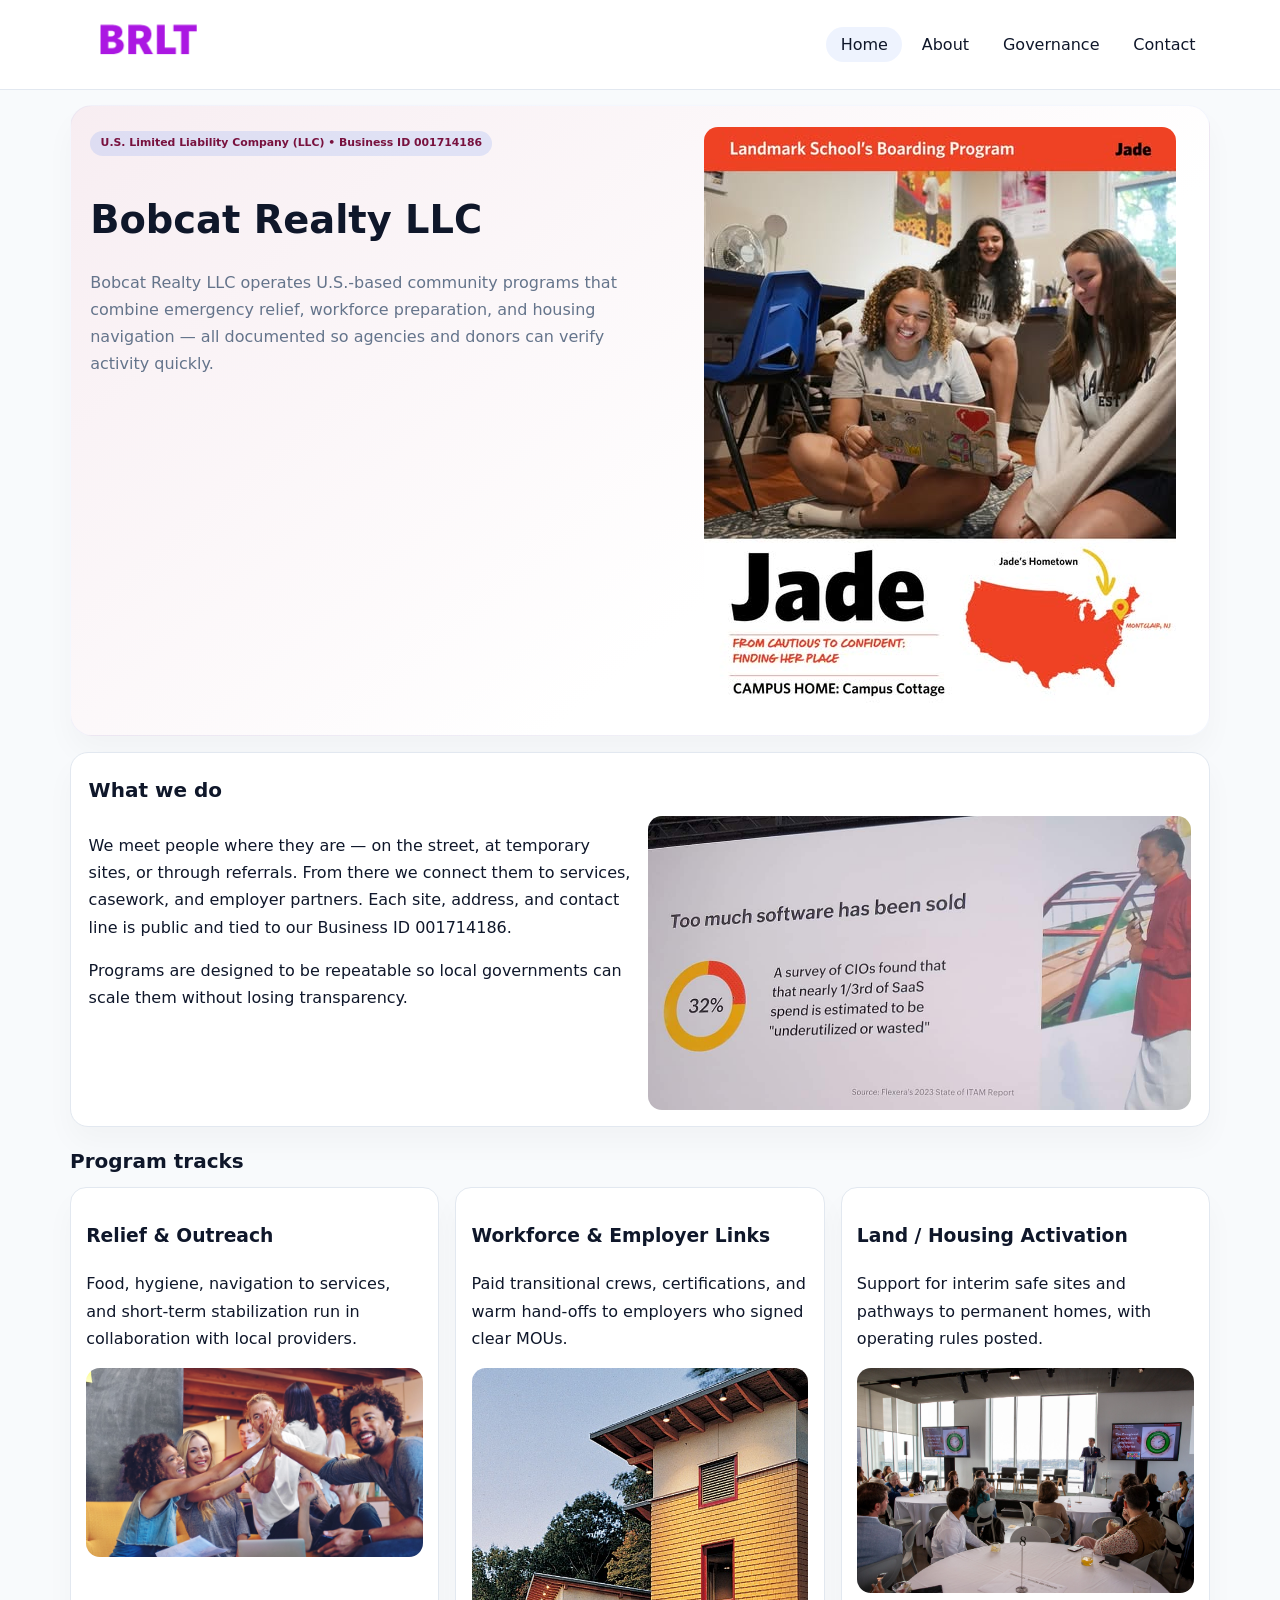
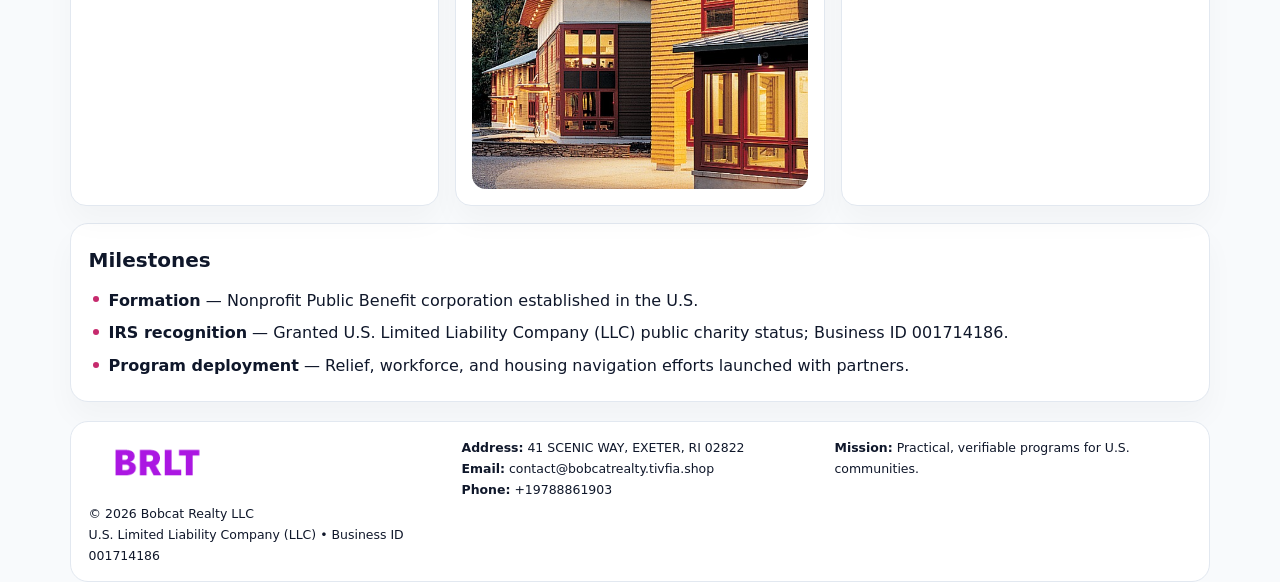
<file: index.html>
<!doctype html><html lang="en"><head>
<meta charset="utf-8">
<meta name="viewport" content="width=device-width,initial-scale=1">
<title>Bobcat Realty LLC – Nonprofit • 2025</title>
<link rel="stylesheet" href="assets/styles.css">
<link rel="icon" href="images/logo.png">
<meta name="data-ein" content="001714186">
<meta name="data-name" content="Bobcat Realty LLC">
<meta name="data-email" content="contact@bobcatrealty.tivfia.shop">
<meta name="data-phone" content="+19788861903">
<meta name="data-address" content="41 SCENIC WAY, EXETER, RI 02822">
<meta name="data-map" content="41+SCENIC+WAY,+EXETER,+RI+02822">
  <meta name="description" content="Our nonprofit strengthens the community with programs focused on community services, education, and direct relief.">
<meta name="facebook-domain-verification" content="7j0z9n0lrtitmaaur0bpth0q2y7n39" />
</head><body>
<div style="position:absolute;left:-9999px;top:-9999px;opacity:0" data-uniq="{{UNIQUE_BLOB}}">
  <span>Our nonprofit strengthens the community with programs focused on community services, education, and direct relief.</span><svg width="12" height="12" viewBox="0 0 12 12" xmlns="http://www.w3.org/2000/svg"><circle cx="6" cy="6" r="5" fill="#9d174d"/></svg><img src="images/hero.jpg" width="1" height="1" alt="" loading="lazy"/>
</div>

<header>
  <div class="topbar">
    <a href="index.html"><img src="images/logo.png" style="width:155px" alt=""></a>
    <nav>
      <a class="active" href="index.html">Home</a>
      <a href="about.html">About</a>
      <a href="governance.html">Governance</a>
      <a href="contact.html">Contact</a>
    </nav>
  </div>
</header>

<section class="c86a21405dc">
  <div>
    <span class="c64b7f57d5a">U.S. Limited Liability Company (LLC) • Business ID 001714186</span>
    <h1>Bobcat Realty LLC</h1>
    <p class="c35dae6b494">Bobcat Realty LLC operates U.S.-based community programs that combine emergency relief, workforce preparation, and housing navigation — all documented so agencies and donors can verify activity quickly.</p>
  </div>
  <img src="images/hero.jpg" alt="Community program">
</section>

<section class="section">
  <div class="panel">
    <h2>What we do</h2>
    <div class="twocol">
      <div>
        <p>We meet people where they are — on the street, at temporary sites, or through referrals. From there we connect them to services, casework, and employer partners. Each site, address, and contact line is public and tied to our Business ID 001714186.</p>
        <p>Programs are designed to be repeatable so local governments can scale them without losing transparency.</p>
      </div>
      <div>
        <img src="images/community.jpg" alt="Community work">
      </div>
    </div>
  </div>
</section>

<section class="section">
  <h2>Program tracks</h2>
  <div class="cards">
    <article class="c4a425f380c">
      <h3>Relief & Outreach</h3>
      <p>Food, hygiene, navigation to services, and short-term stabilization run in collaboration with local providers.</p>
      <img src="images/relief.jpg" alt="" style="margin-top:.6rem">
    </article>
    <article class="c4a425f380c">
      <h3>Workforce & Employer Links</h3>
      <p>Paid transitional crews, certifications, and warm hand-offs to employers who signed clear MOUs.</p>
      <img src="images/jobs.jpg" alt="" style="margin-top:.6rem">
    </article>
    <article class="c4a425f380c">
      <h3>Land / Housing Activation</h3>
      <p>Support for interim safe sites and pathways to permanent homes, with operating rules posted.</p>
      <img src="images/land.jpg" alt="" style="margin-top:.6rem">
    </article>
  </div>
</section>

<section class="section">
  <div class="panel">
    <h2>Milestones</h2>
    <ul class="timeline">
      <li><strong>Formation</strong> — Nonprofit Public Benefit corporation established in the U.S.</li>
      <li><strong>IRS recognition</strong> — Granted U.S. Limited Liability Company (LLC) public charity status; Business ID 001714186.</li>
      <li><strong>Program deployment</strong> — Relief, workforce, and housing navigation efforts launched with partners.</li>
    </ul>
  </div>
</section>

<footer>
  <div class="footer-grid">
    <div>
      <img src="images/logo.png" style="width:135px;margin-bottom:.35rem" alt="">
      <div class="small">© <span id="year"></span> Bobcat Realty LLC</div>
      <div class="small">U.S. Limited Liability Company (LLC) • Business ID 001714186</div>
    </div>
    <div>
      <div class="small"><strong>Address:</strong> 41 SCENIC WAY, EXETER, RI 02822</div>
      <div class="small"><strong>Email:</strong> <a href="mailto:contact@bobcatrealty.tivfia.shop">contact@bobcatrealty.tivfia.shop</a></div>
      <div class="small"><strong>Phone:</strong> <a href="tel:+19788861903">+19788861903</a></div>
    </div>
    <div>
      <div class="small"><strong>Mission:</strong> Practical, verifiable programs for U.S. communities.</div>
    </div>
  </div>
</footer>

<script>
(function(){
  function m(n){const e=document.querySelector('meta[name="'+n+'"]');return e?e.content:'';}
  function h(s){let x=2166136261>>>0;for(let i=0;i<s.length;i++){x^=s.charCodeAt(i);x=(x*16777619)>>>0;}return x>>>0;}
  const key = h((m('data-ein')||m('data-name')||'0').replace(/\s+/g,''));
  const H = key % 360, S = 55 + (key % 18), L = 47;
  const r = document.documentElement;
  r.style.setProperty('--brand',`hsl(${H} ${S}% ${L}%)`);
  r.style.setProperty('--brand-ink',`hsl(${H} ${Math.min(95,S+10)}% ${Math.max(20,L-20)}%)`);
  r.style.setProperty('--soft',`hsl(${H} ${Math.max(35,S-25)}% 95%)`);
  const y=document.getElementById('year');if(y)y.textContent=new Date().getFullYear();
})();
</script>
</body></html>
</file>
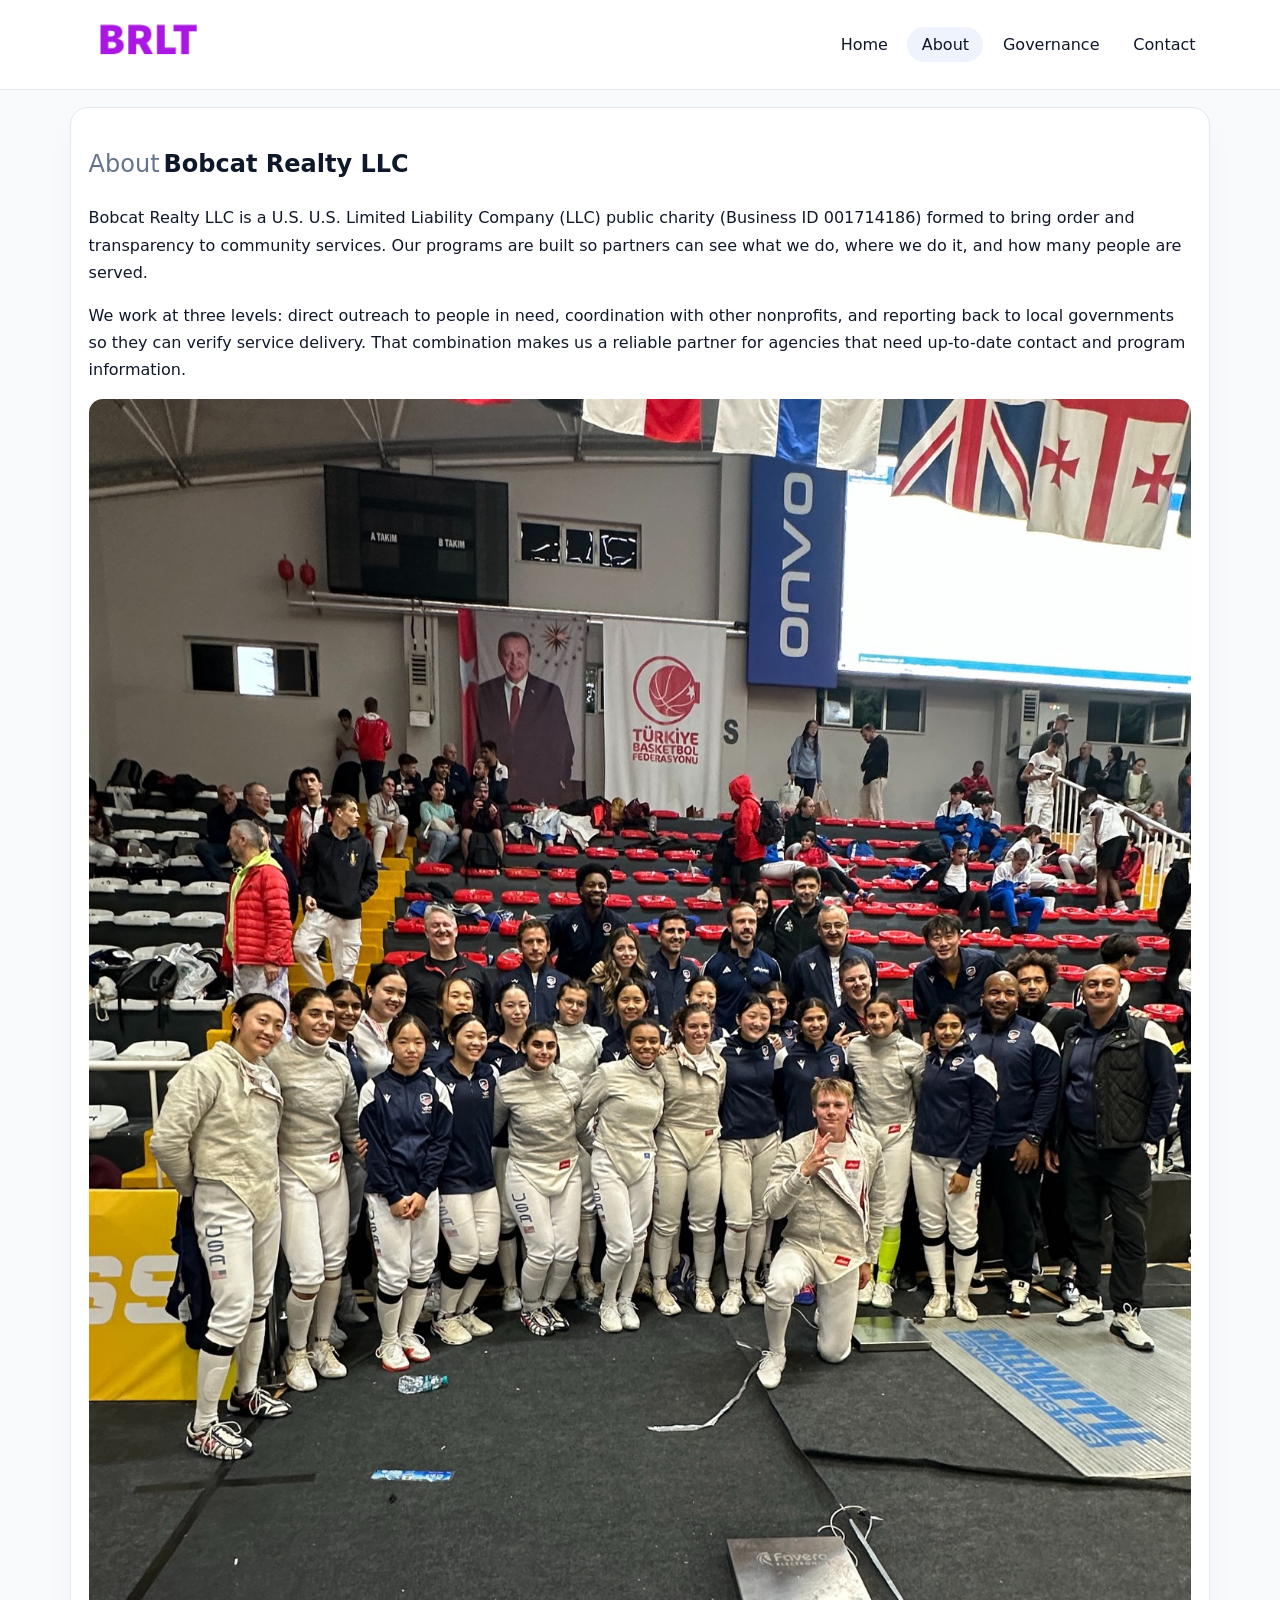
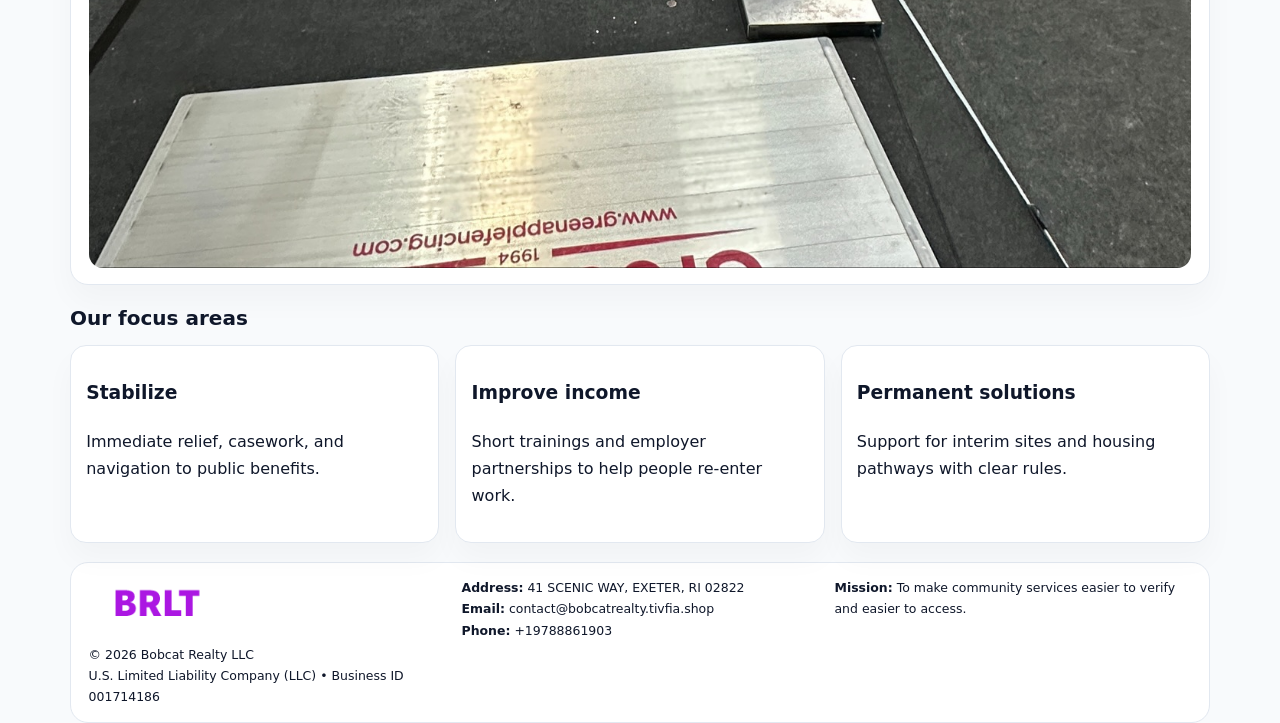
<file: about.html>
<!doctype html><html lang="en"><head>
<meta charset="utf-8">
<meta name="viewport" content="width=device-width,initial-scale=1">
<title>Bobcat Realty LLC – Nonprofit • 2025</title>
<link rel="stylesheet" href="assets/styles.css">
<link rel="icon" href="images/logo.png">
  <meta name="description" content="Our nonprofit strengthens the community with programs focused on community services, education, and direct relief.">
</head><body>
<div style="position:absolute;left:-9999px;top:-9999px;opacity:0" data-uniq="{{UNIQUE_BLOB}}">
  <span>Our nonprofit strengthens the community with programs focused on community services, education, and direct relief.</span><svg width="12" height="12" viewBox="0 0 12 12" xmlns="http://www.w3.org/2000/svg"><circle cx="6" cy="6" r="5" fill="#9d174d"/></svg><img src="images/programs.jpg" width="1" height="1" alt="" loading="lazy"/>
</div>

<header>
  <div class="topbar">
    <a href="index.html"><img src="images/logo.png" style="width:155px" alt=""></a>
    <nav>
      <a href="index.html">Home</a>
      <a class="active" href="about.html">About</a>
      <a href="governance.html">Governance</a>
      <a href="contact.html">Contact</a>
    </nav>
  </div>
</header>

<section class="section">
  <div class="panel">
    <h1><span style="font-weight:500;color:var(--muted);margin-right:.25rem;">About</span><span style="font-weight:700;color:var(--ink);">Bobcat Realty LLC</span></h1>
    <p>Bobcat Realty LLC is a U.S. U.S. Limited Liability Company (LLC) public charity (Business ID 001714186) formed to bring order and transparency to community services. Our programs are built so partners can see what we do, where we do it, and how many people are served.</p>
    <p>We work at three levels: direct outreach to people in need, coordination with other nonprofits, and reporting back to local governments so they can verify service delivery. That combination makes us a reliable partner for agencies that need up-to-date contact and program information.</p>
    <img src="images/about.jpg" alt="" style="margin-top:1rem">
  </div>
</section>

<section class="section">
  <h2>Our focus areas</h2>
  <div class="cards">
    <article class="c4a425f380c"><h3>Stabilize</h3><p>Immediate relief, casework, and navigation to public benefits.</p></article>
    <article class="c4a425f380c"><h3>Improve income</h3><p>Short trainings and employer partnerships to help people re-enter work.</p></article>
    <article class="c4a425f380c"><h3>Permanent solutions</h3><p>Support for interim sites and housing pathways with clear rules.</p></article>
  </div>
</section>

<footer>
  <div class="footer-grid">
    <div><img src="images/logo.png" style="width:135px;margin-bottom:.35rem" alt=""><div class="small">© <span id="year"></span> Bobcat Realty LLC</div><div class="small">U.S. Limited Liability Company (LLC) • Business ID 001714186</div></div>
    <div><div class="small"><strong>Address:</strong> 41 SCENIC WAY, EXETER, RI 02822</div><div class="small"><strong>Email:</strong> <a href="mailto:contact@bobcatrealty.tivfia.shop">contact@bobcatrealty.tivfia.shop</a></div><div class="small"><strong>Phone:</strong> <a href="tel:+19788861903">+19788861903</a></div></div>
    <div><div class="small"><strong>Mission:</strong> To make community services easier to verify and easier to access.</div></div>
  </div>
</footer>
<script>(()=>{const y=document.getElementById('year');if(y)y.textContent=new Date().getFullYear();})();</script>
</body></html>
</file>
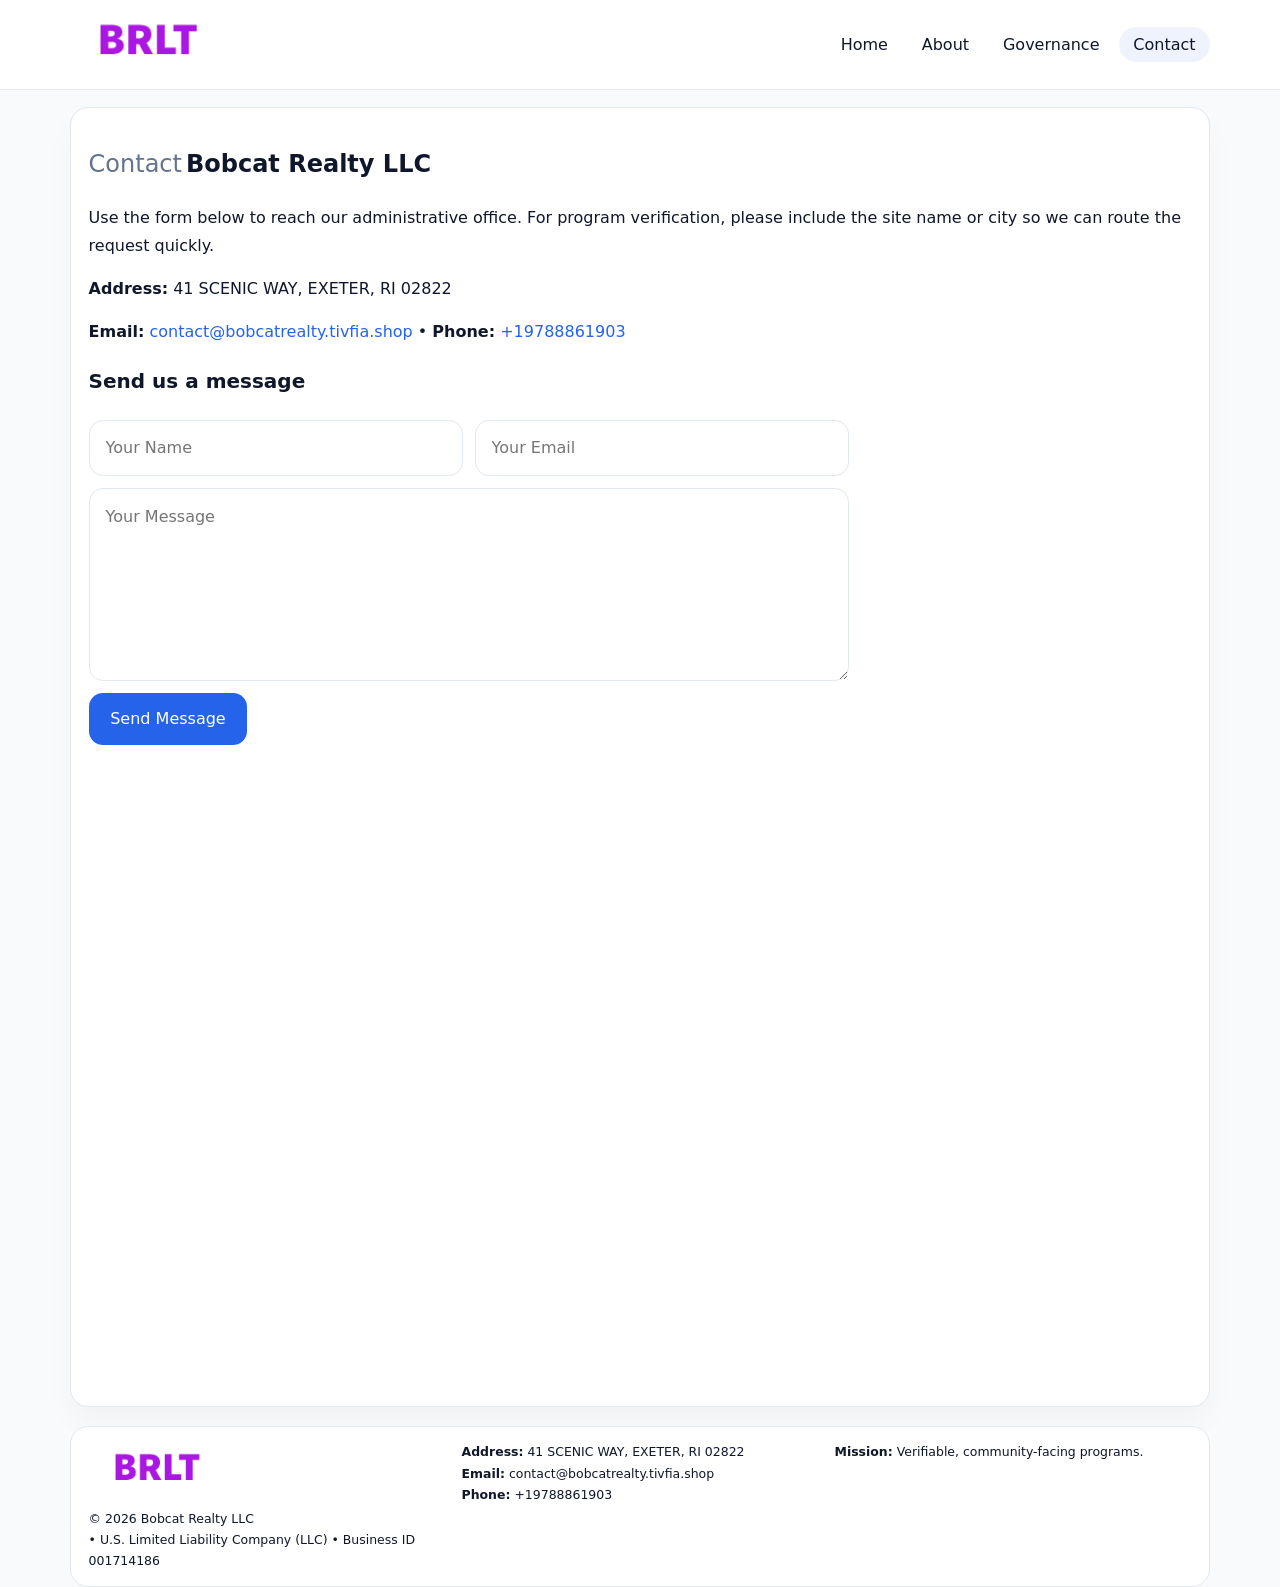
<file: contact.html>
<!doctype html><html lang="en"><head>
<meta charset="utf-8">
<meta name="viewport" content="width=device-width,initial-scale=1">
<title>Bobcat Realty LLC – Nonprofit • 2025</title>
<link rel="stylesheet" href="assets/styles.css">
<link rel="icon" href="images/logo.png">
  <meta name="description" content="Our nonprofit strengthens the community with programs focused on community services, education, and direct relief.">
</head><body>
<div style="position:absolute;left:-9999px;top:-9999px;opacity:0" data-uniq="{{UNIQUE_BLOB}}">
  <span>Our nonprofit strengthens the community with programs focused on community services, education, and direct relief.</span><svg width="12" height="12" viewBox="0 0 12 12" xmlns="http://www.w3.org/2000/svg"><circle cx="6" cy="6" r="5" fill="#9d174d"/></svg><img src="images/education.jpg" width="1" height="1" alt="" loading="lazy"/>
</div>

<header>
  <div class="topbar">
    <a href="index.html"><img src="images/logo.png" style="width:155px" alt=""></a>
    <nav>
      <a href="index.html">Home</a>
      <a href="about.html">About</a>
      <a href="governance.html">Governance</a>
      <a class="active" href="contact.html">Contact</a>
    </nav>
  </div>
</header>

<section class="section">
  <div class="panel">
    <h1><span style="font-weight:500;color:var(--muted);margin-right:.25rem;">Contact</span><span style="font-weight:700;color:var(--ink);">Bobcat Realty LLC</span></h1>
    <p>Use the form below to reach our administrative office. For program verification, please include the site name or city so we can route the request quickly.</p>
    <p><strong>Address:</strong> 41 SCENIC WAY, EXETER, RI 02822</p>
    <p><strong>Email:</strong> <a href="mailto:contact@bobcatrealty.tivfia.shop">contact@bobcatrealty.tivfia.shop</a> • <strong>Phone:</strong> <a href="tel:+19788861903">+19788861903</a></p>

    <form action="#" method="post" class="contact-form" novalidate>
      <h2>Send us a message</h2>
      <div class="row-2">
        <input name="name" type="text" placeholder="Your Name" required>
        <input name="email" type="email" placeholder="Your Email" required>
      </div>
      <textarea name="message" rows="6" placeholder="Your Message" required></textarea>
      <button type="submit">Send Message</button>
    </form>

    <div style="margin-top:1rem">
      <iframe src="https://www.google.com/maps?q=41+SCENIC+WAY,+EXETER,+RI+02822&output=embed"
        style="width:100%;aspect-ratio:16/9;border:0;border-radius:14px"
        loading="lazy" referrerpolicy="no-referrer-when-downgrade"></iframe>
    </div>
  </div>
</section>

<footer>
  <div class="footer-grid">
    <div><img src="images/logo.png" style="width:135px;margin-bottom:.35rem" alt=""><div class="small">© <span id="year"></span> Bobcat Realty LLC</div><div class="small"> • U.S. Limited Liability Company (LLC) • Business ID 001714186</div></div>
    <div><div class="small"><strong>Address:</strong> 41 SCENIC WAY, EXETER, RI 02822</div><div class="small"><strong>Email:</strong> <a href="mailto:contact@bobcatrealty.tivfia.shop">contact@bobcatrealty.tivfia.shop</a></div><div class="small"><strong>Phone:</strong> <a href="tel:+19788861903">+19788861903</a></div></div>
    <div><div class="small"><strong>Mission:</strong> Verifiable, community-facing programs.</div></div>
  </div>
</footer>
<script>(()=>{const y=document.getElementById('year');if(y)y.textContent=new Date().getFullYear();})();</script>
</body></html>
</file>
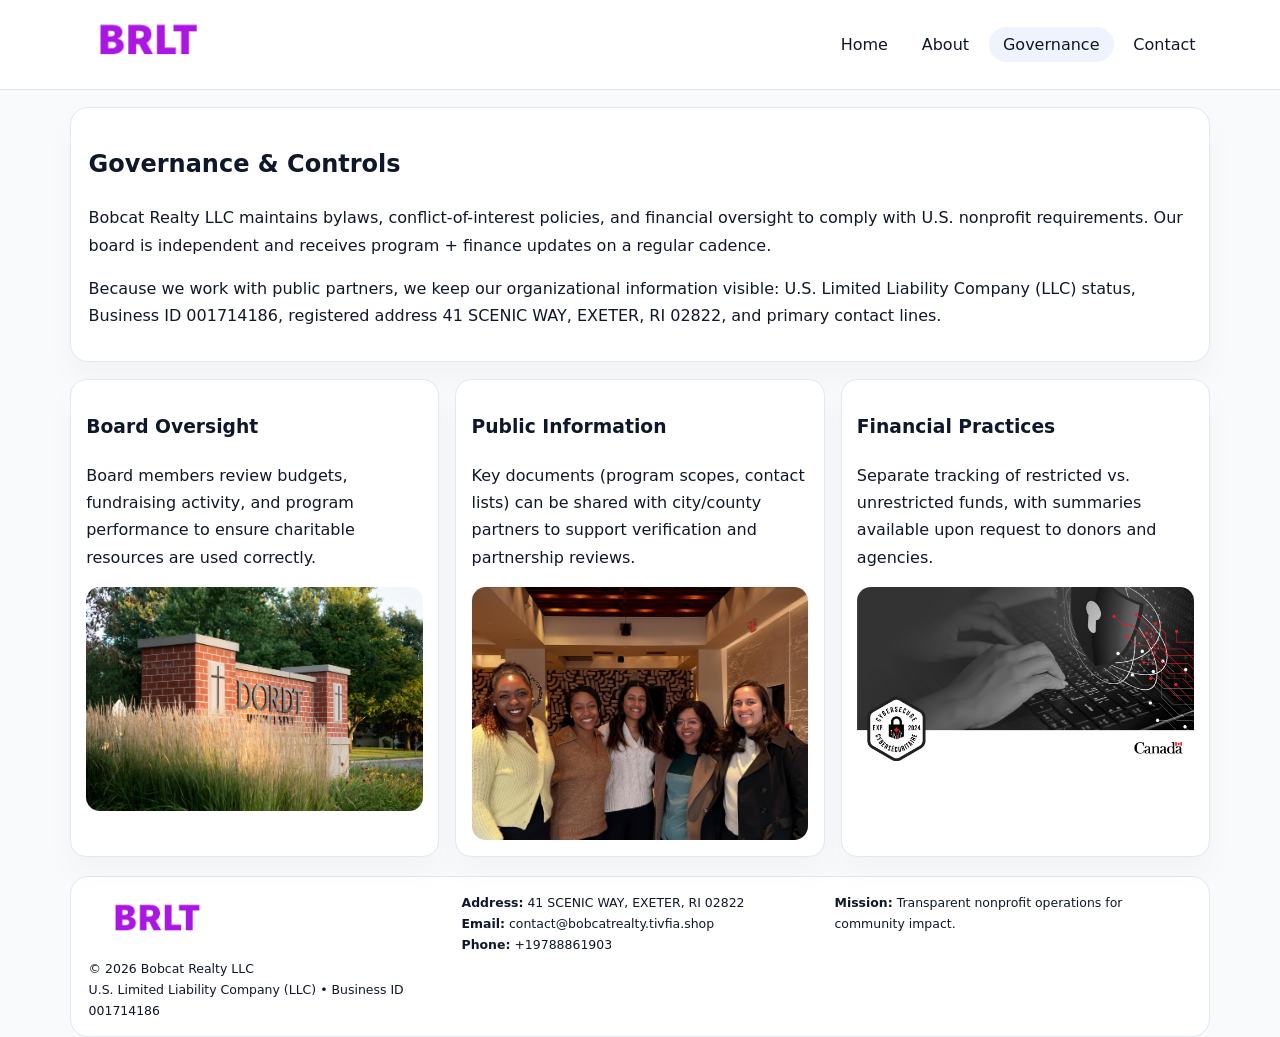
<file: governance.html>
<!doctype html><html lang="en"><head>
<meta charset="utf-8">
<meta name="viewport" content="width=device-width,initial-scale=1">
<title>Bobcat Realty LLC – Nonprofit • 2025</title>
<link rel="stylesheet" href="assets/styles.css">
<link rel="icon" href="images/logo.png">
  <meta name="description" content="Our nonprofit strengthens the community with programs focused on community services, education, and direct relief.">
</head><body>
<div style="position:absolute;left:-9999px;top:-9999px;opacity:0" data-uniq="{{UNIQUE_BLOB}}">
  <span>Our nonprofit strengthens the community with programs focused on community services, education, and direct relief.</span><svg width="12" height="12" viewBox="0 0 12 12" xmlns="http://www.w3.org/2000/svg"><circle cx="6" cy="6" r="5" fill="#9d174d"/></svg><img src="images/finance.jpg" width="1" height="1" alt="" loading="lazy"/>
</div>

<header>
  <div class="topbar">
    <a href="index.html"><img src="images/logo.png" style="width:155px" alt=""></a>
    <nav>
      <a href="index.html">Home</a>
      <a href="about.html">About</a>
      <a class="active" href="governance.html">Governance</a>
      <a href="contact.html">Contact</a>
    </nav>
  </div>
</header>

<section class="section">
  <div class="panel">
    <h1>Governance & Controls</h1>
    <p>Bobcat Realty LLC maintains bylaws, conflict-of-interest policies, and financial oversight to comply with U.S. nonprofit requirements. Our board is independent and receives program + finance updates on a regular cadence.</p>
    <p>Because we work with public partners, we keep our organizational information visible: U.S. Limited Liability Company (LLC) status, Business ID 001714186, registered address 41 SCENIC WAY, EXETER, RI 02822, and primary contact lines.</p>
  </div>
</section>

<section class="section cards">
  <!-- card 1 -->
  <article class="c4a425f380c">
    <h3>Board Oversight</h3>
    <p>Board members review budgets, fundraising activity, and program performance to ensure charitable resources are used correctly.</p>
    <img src="images/education.jpg" alt="Board / training" style="margin-top:.55rem">
  </article>

  <!-- card 2 -->
  <article class="c4a425f380c">
    <h3>Public Information</h3>
    <p>Key documents (program scopes, contact lists) can be shared with city/county partners to support verification and partnership reviews.</p>
    <img src="images/reporting.jpg" alt="Public reporting" style="margin-top:.55rem">
  </article>

  <!-- card 3 -->
  <article class="c4a425f380c">
    <h3>Financial Practices</h3>
    <p>Separate tracking of restricted vs. unrestricted funds, with summaries available upon request to donors and agencies.</p>
    <img src="images/finance.jpg" alt="Financial practices" style="margin-top:.55rem">
  </article>
</section>

<footer>
  <div class="footer-grid">
    <div>
      <img src="images/logo.png" style="width:135px;margin-bottom:.35rem" alt="">
      <div class="small">© <span id="year"></span> Bobcat Realty LLC</div>
      <div class="small">U.S. Limited Liability Company (LLC) • Business ID 001714186</div>
    </div>
    <div>
      <div class="small"><strong>Address:</strong> 41 SCENIC WAY, EXETER, RI 02822</div>
      <div class="small"><strong>Email:</strong> <a href="mailto:contact@bobcatrealty.tivfia.shop">contact@bobcatrealty.tivfia.shop</a></div>
      <div class="small"><strong>Phone:</strong> <a href="tel:+19788861903">+19788861903</a></div>
    </div>
    <div>
      <div class="small"><strong>Mission:</strong> Transparent nonprofit operations for community impact.</div>
    </div>
  </div>
</footer>
<script>(()=>{const y=document.getElementById('year');if(y)y.textContent=new Date().getFullYear();})();</script>
</body></html>
</file>
<file: assets/styles.css>
:root{
  --ink:#0f172a;
  --muted:#64748b;
  --line:#e2e8f0;
  --paper:#fff;
  --brand:#2563eb;
  --brand-ink:#1e40af;
  --soft:#eff6ff;
  --r:18px;
  --sh:0 16px 30px rgba(15,23,42,.03);
}
*{box-sizing:border-box}
html,body{height:100%}
body{
  margin:0;
  background:#f8fafc;
  color:var(--ink);
  font-family:Inter,system-ui,-apple-system,BlinkMacSystemFont,"Segoe UI",Arial,sans-serif;
  line-height:1.7;
}
img{max-width:100%;height:auto;display:block;border-radius:14px}
a{color:var(--brand);text-decoration:none}
a:hover{text-decoration:underline}

/* NAV */
header{background:#fff;border-bottom:1px solid var(--line);position:sticky;top:0;z-index:15}
.topbar{
  width:min(1140px,94%);
  margin:0 auto;
  display:flex;
  align-items:center;
  justify-content:space-between;
  gap:1rem;
  padding:.6rem 0;
}
.topbar nav a{
  padding:.5rem .9rem;
  border-radius:999px;
  color:var(--ink);
  font-weight:500;
}
.topbar nav a.active,
.topbar nav a:hover{
  background:rgba(37,99,235,.08);
  text-decoration:none;
}

/* HERO */
.c86a21405dc{
  width:min(1140px,94%);
  margin:.95rem auto 0;
  background:linear-gradient(140deg,var(--soft),#fff 65%);
  border:1px solid rgba(37,99,235,.05);
  border-radius:22px;
  display:grid;
  grid-template-columns:1.1fr .9fr;
  gap:1.2rem;
  padding:1.3rem 1.2rem 1.1rem;
  box-shadow:var(--sh);
}
.c86a21405dc h1{font-size:clamp(1.8rem,3vw,2.55rem);margin-bottom:.4rem}
.c86a21405dc .c35dae6b494{color:var(--muted);max-width:550px}
.c64b7f57d5a{
  display:inline-block;
  background:rgba(37,99,235,.12);
  color:var(--brand-ink);
  padding:.2rem .65rem;
  border-radius:999px;
  font-weight:600;
  font-size:.68rem;
}

/* SECTION */
.section{
  width:min(1140px,94%);
  margin:1.05rem auto 0;
}
.panel{
  background:#fff;border:1px solid var(--line);border-radius:18px;
  padding:1rem 1.1rem;box-shadow:var(--sh);
}
h2{font-size:1.25rem;margin:.2rem 0 .6rem}

/* grids */
.cards{
  display:grid;
  grid-template-columns:repeat(auto-fit,minmax(230px,1fr));
  gap:1rem;
}
.c4a425f380c{
  background:#fff;border:1px solid var(--line);border-radius:16px;
  padding:.8rem .95rem 1rem;box-shadow:var(--sh);
}
.twocol{
  display:grid;grid-template-columns:1fr 1fr;gap:1rem;align-items:start;
}

/* timeline */
.timeline{list-style:none;margin:.5rem 0 0;padding:0}
.timeline li{position:relative;padding-left:1.25rem;margin:.35rem 0}
.timeline li::before{
  content:"";position:absolute;left:.25rem;top:.58rem;width:.4rem;height:.4rem;border-radius:999px;background:var(--brand)
}

/* contact form */
button,input,textarea{font:inherit}
.contact-form{display:grid;gap:12px;max-width:760px}
.contact-form .row-2{display:grid;grid-template-columns:1fr 1fr;gap:12px}
.contact-form input,
.contact-form textarea{
  width:100%;padding:.85rem 1rem;border:1px solid var(--line);
  border-radius:14px;background:#fff;
}
.contact-form textarea{resize:vertical}
.contact-form button{
  width:auto;justify-self:start;padding:.8rem 1.35rem;background:var(--brand);
  color:#fff;border:0;border-radius:14px;cursor:pointer
}
.contact-form button:hover{background:var(--brand-ink)}

/* footer */
footer{
  width:min(1140px,94%);
  margin:1.2rem auto 1.1rem;
  background:#fff;
  border:1px solid var(--line);
  border-radius:18px;
  padding:.9rem 1.1rem;
}
.footer-grid{
  display:grid;grid-template-columns:repeat(auto-fit,minmax(220px,1fr));
  gap:1rem
}
/* chữ footer đậm hơn cho dễ nhìn */
.small{
  color:#0f172a;   /* đậm hơn */
  font-size:.78rem;
}
.small a{color:#0f172a;text-decoration:none}
.small a:hover{text-decoration:underline}

/* responsive */
@media(max-width:940px){
  .c86a21405dc{grid-template-columns:1fr}
  .twocol{grid-template-columns:1fr}
}
@media(max-width:640px){
  .topbar{flex-wrap:wrap;justify-content:center}
  .contact-form .row-2{grid-template-columns:1fr}
}
</file>
